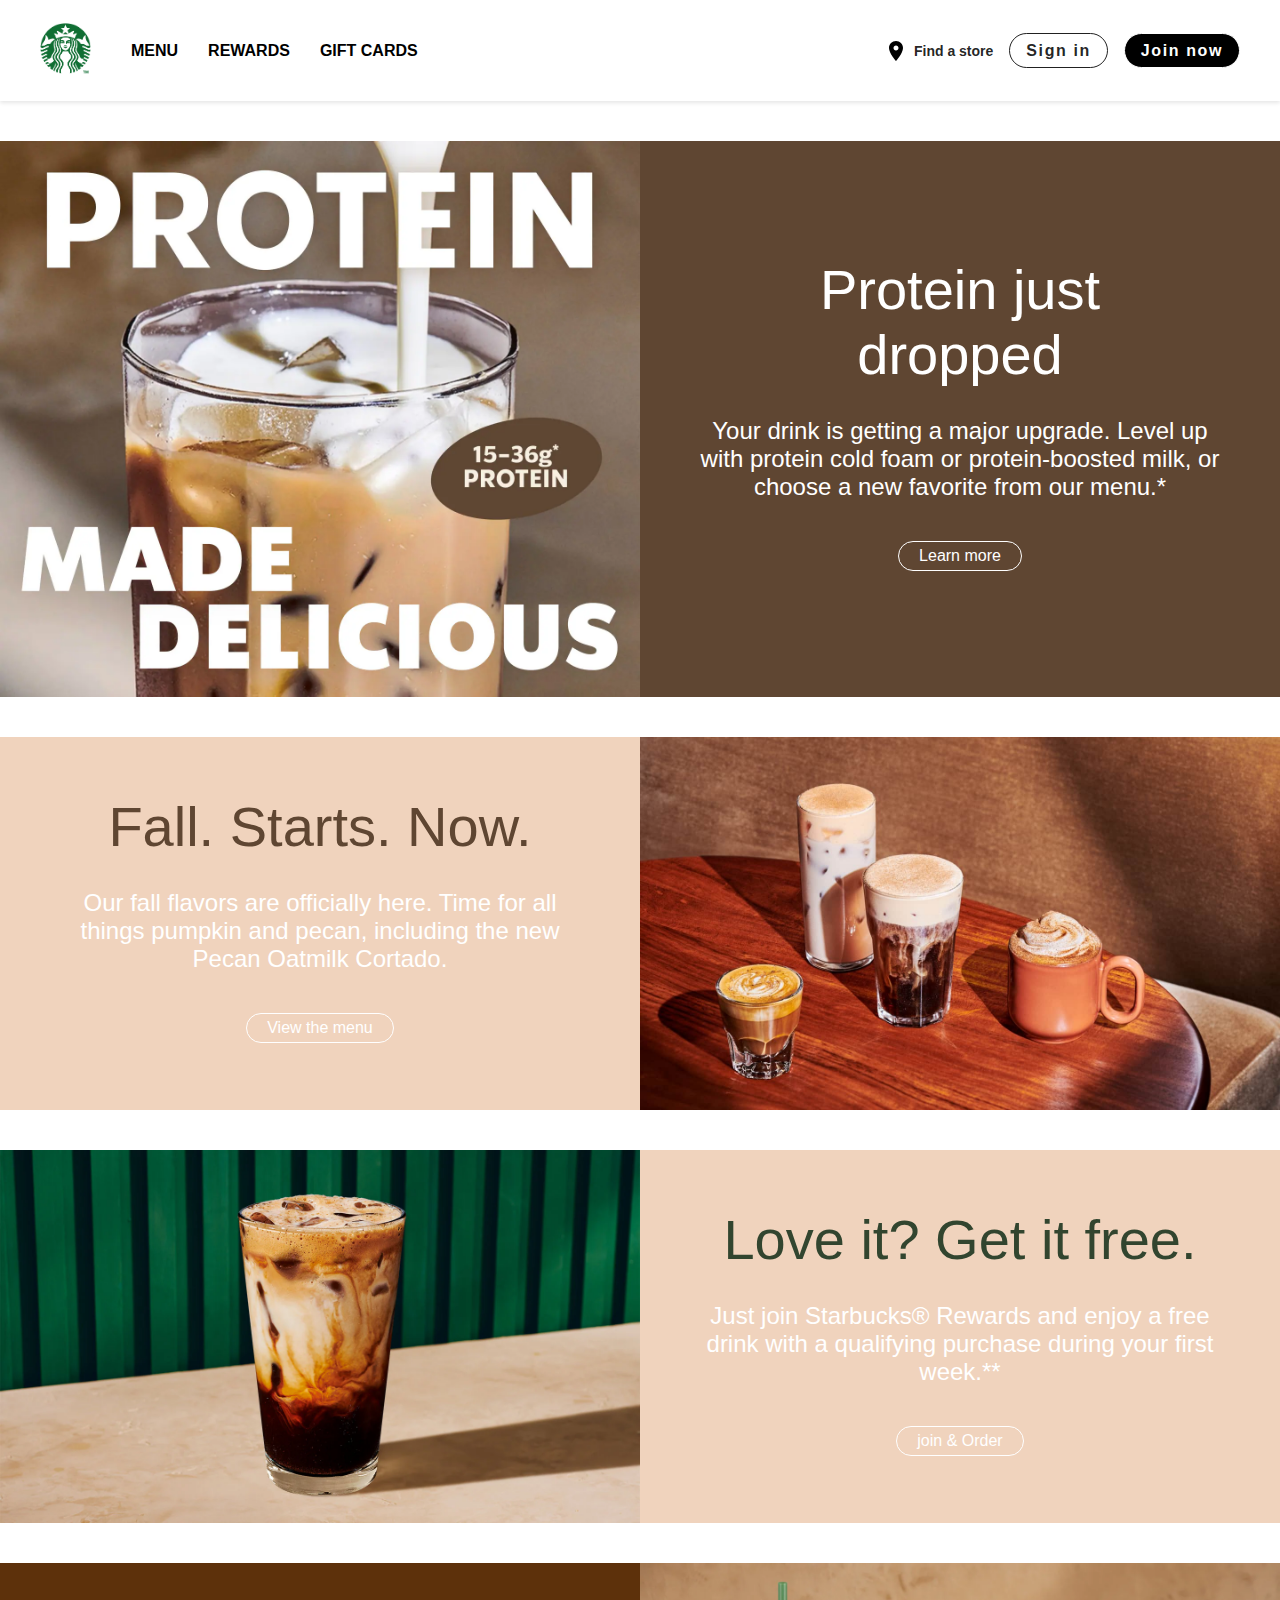
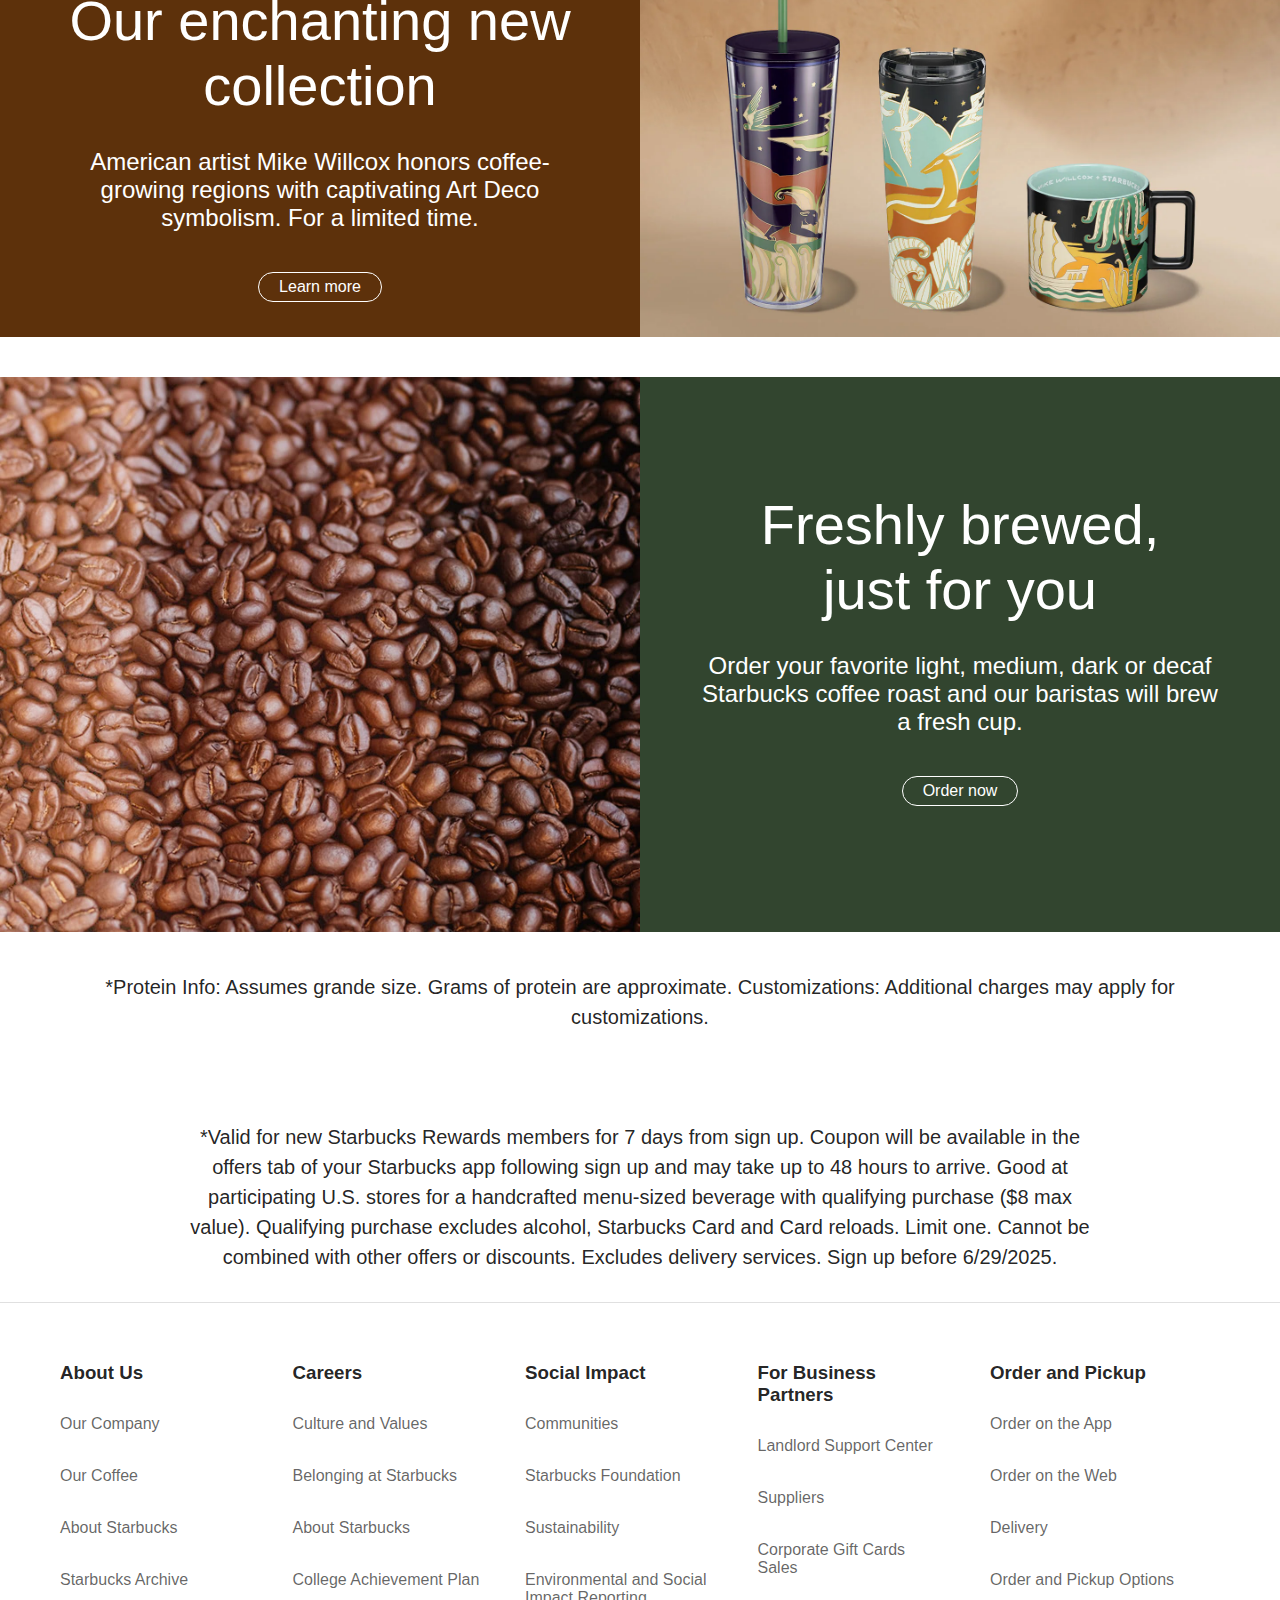
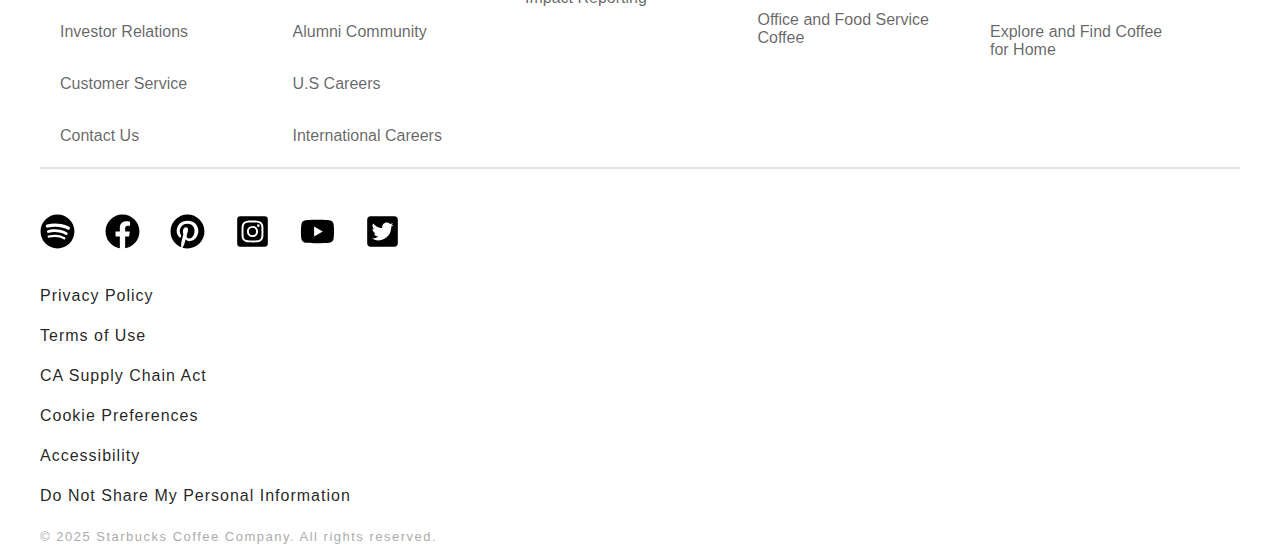
<file: index.html>
<!DOCTYPE html>
<html lang="en">
<head>
  <meta charset="UTF-8" />
  <meta name="viewport" content="width=device-width, initial-scale=1.0"/>
  <title>Starbucks Coffee Comapny</title>
  <link rel="stylesheet" href="style.css" />
</head>
<body>
  <header>
    <div class="navbar-container">
    
      <div class="leftnav">
        <div class="logo">
          <img src="starbucks-logo-png-1680.png" alt="Starbucks Logo" />
        </div>
        <nav>
          <ul>
            <li><a href="#">MENU</a></li>
            <li><a href="rewards.html">REWARDS</a></li>
            <li><a href="#">GIFT CARDS</a></li>
          </ul>
        </nav>
      </div>

   
      <div class="rightnav">
        <div class="findstore">
          <svg class="location-icon" width="24" height="24" viewBox="0 0 24 24" fill="black" xmlns="http://www.w3.org/2000/svg">
  <path d="M12 2C8.1 2 5 5.1 5 9c0 5.2 7 13 7 13s7-7.8 7-13c0-3.9-3.1-7-7-7zm0 9.5c-1.4 0-2.5-1.1-2.5-2.5S10.6 6.5 12 6.5s2.5 1.1 2.5 2.5S13.4 11.5 12 11.5z"/>
</svg>

          <span>Find a store</span>
        </div>
        <div class="sign-in">Sign in</div>
        <div class="join-now">Join now</div>
      </div>
    </div>
  </header>
  <div class="container">
    <div class="product-container">
        <div class="product" style="background-color:  #5f4632">
            <div class="product-left">
                <img src="starb2.webp" class="block" alt=""/>
            </div>
            <div class="product-right">
                <div class="product-title"
                style="font-size: 56px;
                margin-top: 20px;
                color:#ffff;"">
                Protein just <br> dropped
                </div>
                <div class="product-description">
                    Your drink is getting a major upgrade. Level up with protein cold foam or protein-boosted milk, or choose a new favorite from our menu.*
                </div>
                <div class="product-button product-button-white"
                   style="margin-top:10px">
                   Learn more
            </div>
        </div>
    </div>
  </div>
  <div class="product-container">
        <div class="product" style="background-color: #f0d3bd">
            <div class="product-left">
                <div class="product-title"
                style="font-size: 56px;
                margin-top: 20px;
                color:#5f4632;"">
                Fall. Starts. Now.
                </div>
                <div class="product-description">
                   Our fall flavors are officially here. Time for all things pumpkin and pecan, including the new Pecan Oatmilk Cortado.
                </div>
                <div class="product-button product-button-white"
                   style="margin-top:10px">
                   View the menu
            </div>
        </div>
            <div class="product-right">
                <img src="starb3.jpg" class="block" alt=""/>
            </div>
                
    </div>
  </div>
  <div class="product-container">
        <div class="product" style="background-color:#f0d3bd">
            <div class="product-left">
                <img src="starb4.jpg" class="block" alt=""/>
            </div>
            <div class="product-right">
                <div class="product-title"
                style="font-size: 56px;
                margin-top: 20px;
                color:#32452f"">
                Love it? Get it free.
                </div>
                <div class="product-description">
                    Just join Starbucks® Rewards and enjoy a free drink with a qualifying purchase during your first week.**
                </div>
                <div class="product-button product-button-white"
                   style="margin-top:10px">
                   join & Order
            </div>
        </div>
    </div>
  </div>
  <div class="product-container">
        <div class="product" style="background-color:#5d310b">
            <div class="product-left">
                <div class="product-title"
                style="font-size: 56px;
                margin-top: 20px;
                color:#ffff;"">
                Our enchanting new collection
                </div>
                <div class="product-description">
                   American artist Mike Willcox honors coffee-growing regions with captivating Art Deco symbolism. For a limited time.
                </div>
                <div class="product-button product-button-white"
                   style="margin-top:10px">
                   Learn more
            </div>
        </div>
            <div class="product-right">
                <img src="starb5.jpg" class="block" alt=""/>
            </div>
    </div>
  </div>
 <div class="product-container">
        <div class="product" style="background-color: #32452f">
            <div class="product-left">
                <img src="starb6.jpg" class="block" alt=""/>
            </div>
            <div class="product-right">
                <div class="product-title"
                style="font-size: 56px;
                margin-top: 20px;
                color:#ffff;"">
                Freshly brewed,<br> just for you
                </div>
                <div class="product-description">
                    Order your favorite light, medium, dark or decaf Starbucks coffee roast and our baristas will brew a fresh cup.
                </div>
                <div class="product-button product-button-white"
                   style="margin-top:10px">
                   Order now
            </div>
        </div>
    </div>
  </div>
  <p class="pp">*Protein Info: Assumes grande size. Grams of protein are approximate. Customizations: Additional charges may apply for customizations.
    <br><br><br><br>*Valid for new Starbucks Rewards members for 7 days from sign up. Coupon will be available in the<br> offers tab of your Starbucks app following sign up and may take up to 48 hours to arrive. Good at <br>participating U.S. stores for a handcrafted menu-sized beverage with qualifying purchase ($8 max<br> value). Qualifying purchase excludes alcohol, Starbucks Card and Card reloads. Limit one. Cannot be<br> combined with other offers or discounts. Excludes delivery services. Sign up before 6/29/2025.</p>
    
  
  <footer>
    <div class="footer-container">
        <div class="links-container">
            <h3>About Us</h3>
            <ul>
                <li><a href="#">Our Company</a></li>
                <li><a href="#">Our Coffee</a></li>
                <li><a href="#">About Starbucks</a></li>
                <li><a href="#">Starbucks Archive</a></li>
                <li><a href="#">Investor Relations</a></li>
                <li><a href="#">Customer Service</a></li>
                <li><a href="#">Contact Us</a></li>
            </ul>
        </div>
        <div class="links-container">
            <h3>Careers</h3>
            <ul>
                <li><a href="#">Culture and Values</a></li>
                <li><a href="#">Belonging at Starbucks</a></li>
                <li><a href="#">About Starbucks</a></li>
                <li><a href="#">College Achievement Plan</a></li>
                <li><a href="#">Alumni Community</a></li>
                <li><a href="#">U.S Careers</a></li>
                <li><a href="#">International Careers</a></li>
            </ul>
        </div>
        <div class="links-container">
            <h3>Social Impact</h3>
            <ul>
                <li><a href="#">Communities</a></li>
                <li><a href="#">Starbucks Foundation</a></li>
                <li><a href="#">Sustainability</a></li>
                <li><a href="#">Environmental and Social Impact Reporting</a></li>

            </ul>
            </div>
        <div class="links-container">
            <h3>For Business Partners</h3>  
            <ul>
                <li><a href="#">Landlord Support Center</a></li>
                <li><a href="#">Suppliers</a></li>
                <li><a href="#">Corporate Gift Cards Sales</a></li>
                <li><a href="#">Office and Food Service Coffee</a></li>
                </ul>
                </div>
        <div class="links-container">
            <h3>Order and Pickup</h3>  
            <ul>
                <li><a href="#">Order on the App</a></li>
                <li><a href="#">Order on the Web</a></li>
                <li><a href="#">Delivery</a></li>
                <li><a href="#">Order and Pickup Options</a></li>
                <li><a href="#">Explore and Find Coffee for Home</a></li>
                </ul>
                </div>
            </div>
            <div class="footer-below">
                <div class="social">
                     <a href="#"><img src="spotify (1).svg" alt="Spotify Icon" /></a>
                    <a href="#"><img src="facebook (1).svg" alt="Facebook Icon" /></a>
                    <a href="#"><img src="pinterest.svg" alt="Pinterest Icon" /></a>
                     <a href="#"><img src="square-instagram (1).svg" alt="Instagram Icon" /></a>
                      <a href="#"><img src="youtube.svg" alt="YouTube Icon" /></a>
                    <a href="#"><img src="square-twitter.svg" alt="Twitter Icon" /></a>
                </div>
                <div class="policy">
                    <a class="po" href="#">Privacy Policy</a> <br>
                    <a class="po" href="#">Terms of Use</a> <br>
                    <a class="po" href="#">CA Supply Chain Act</a> <br>
                    <a class="po" href="#">Cookie Preferences</a> <br>
                    <a class="po" href="#">Accessibility</a> <br>
                    <a class="po" href="#">Do Not Share My Personal Information</a> <br>
                </div>
                <div class="final">
                    <p>© 2025 Starbucks Coffee Company. All rights reserved.</p>
                    </div>
                </div>
            </div>
    </footer>
</body>
</html>
</file>
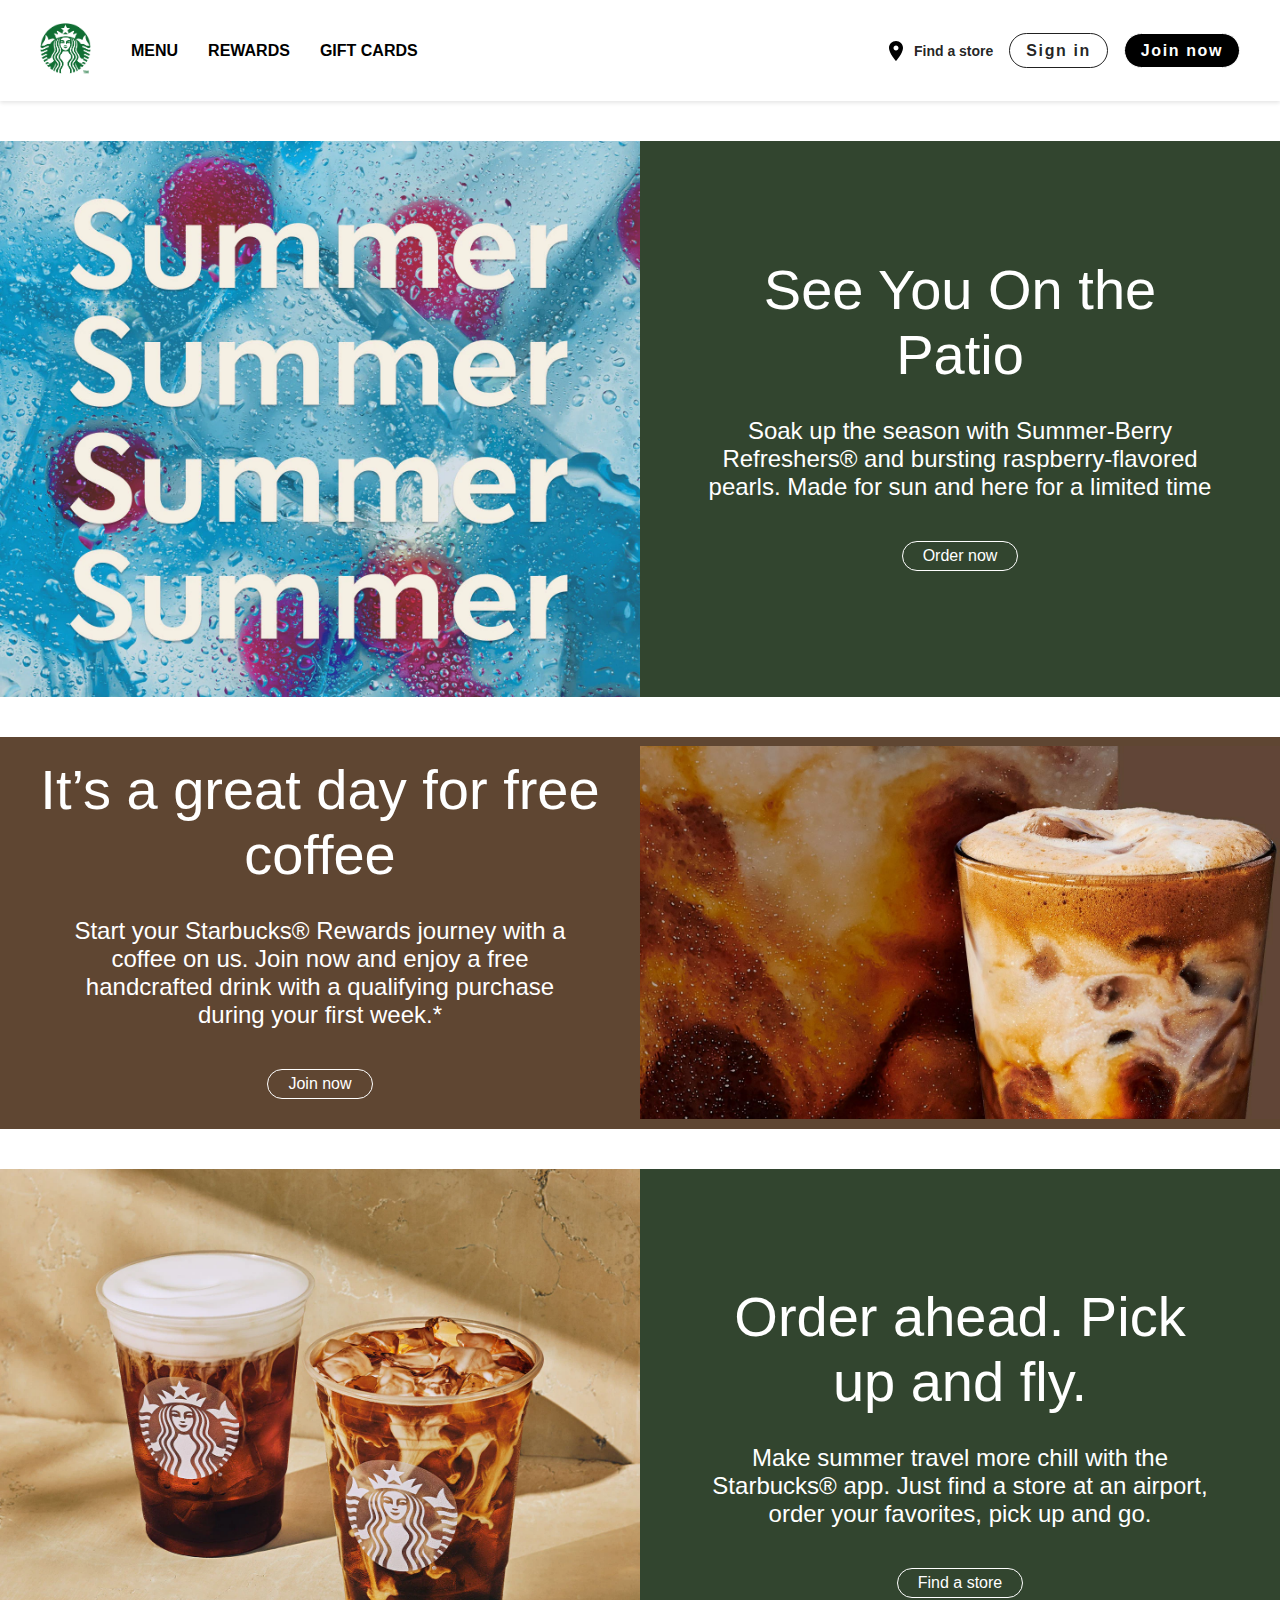
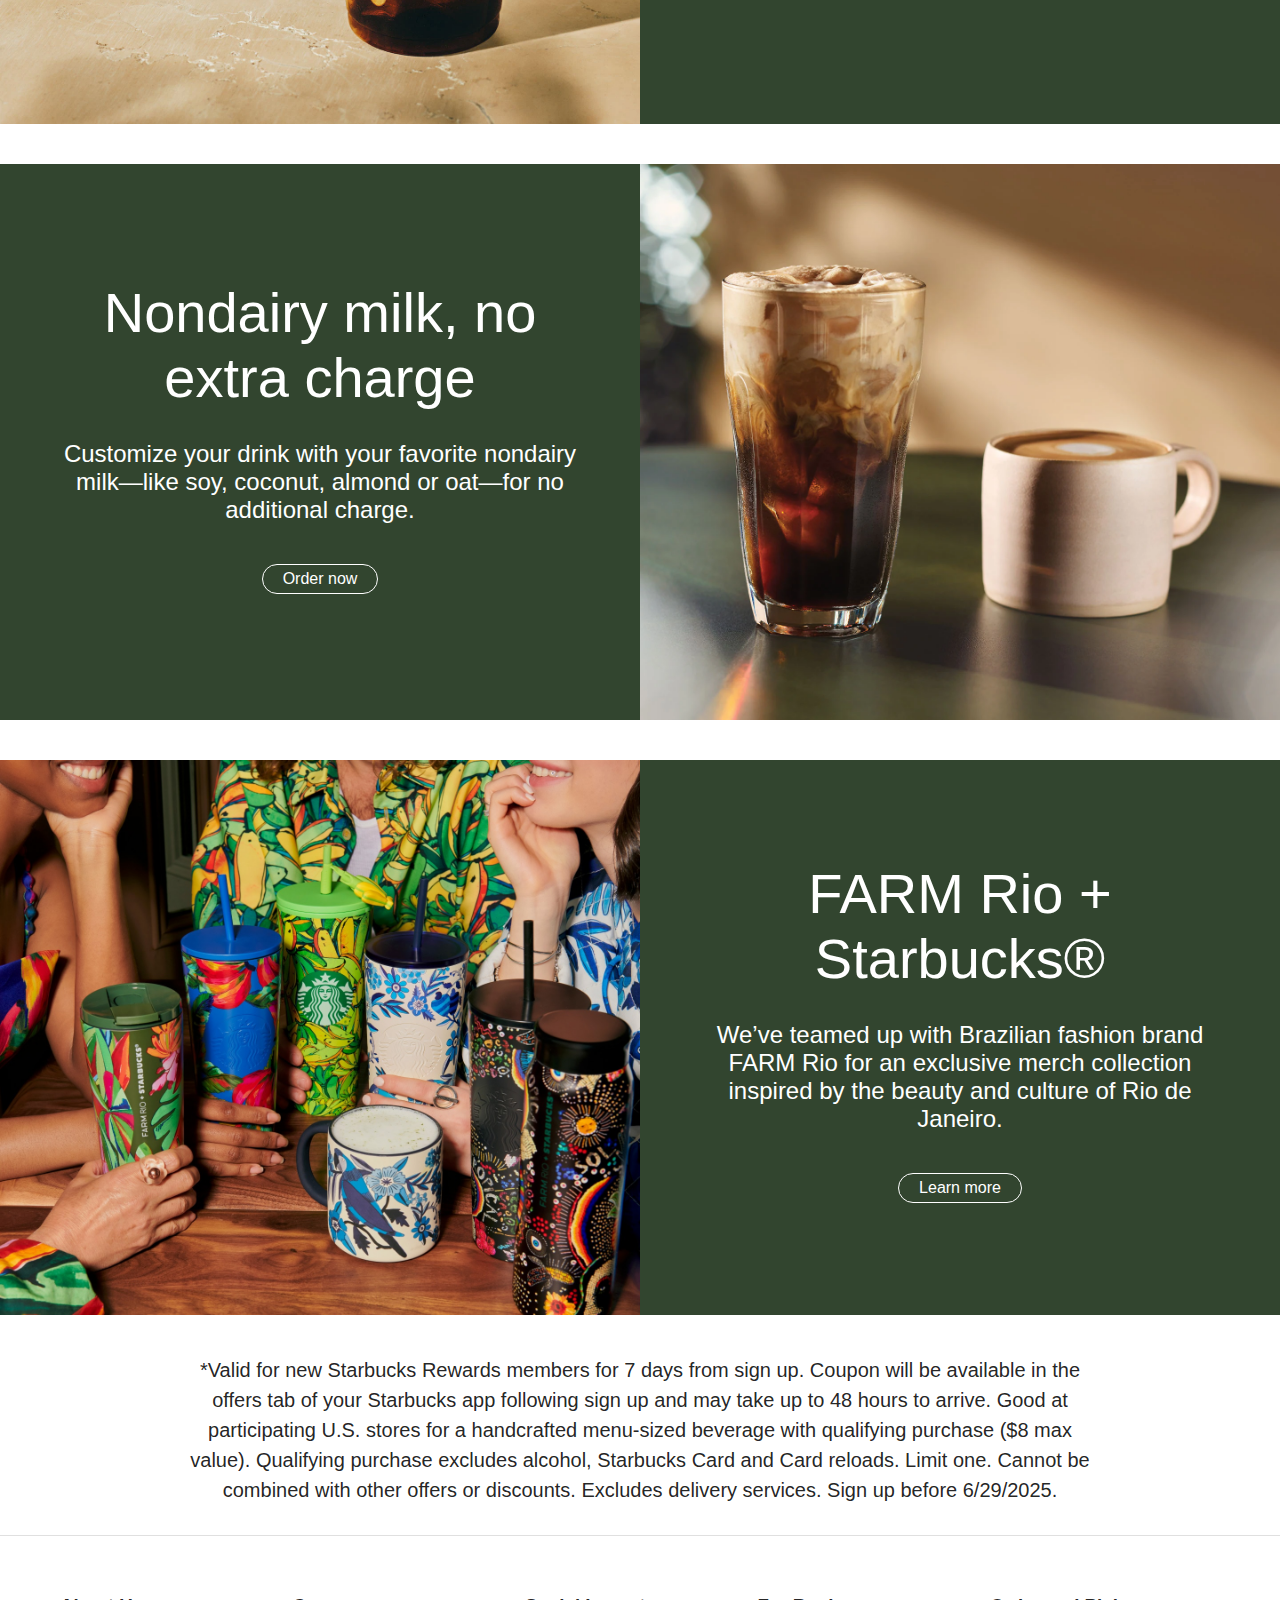
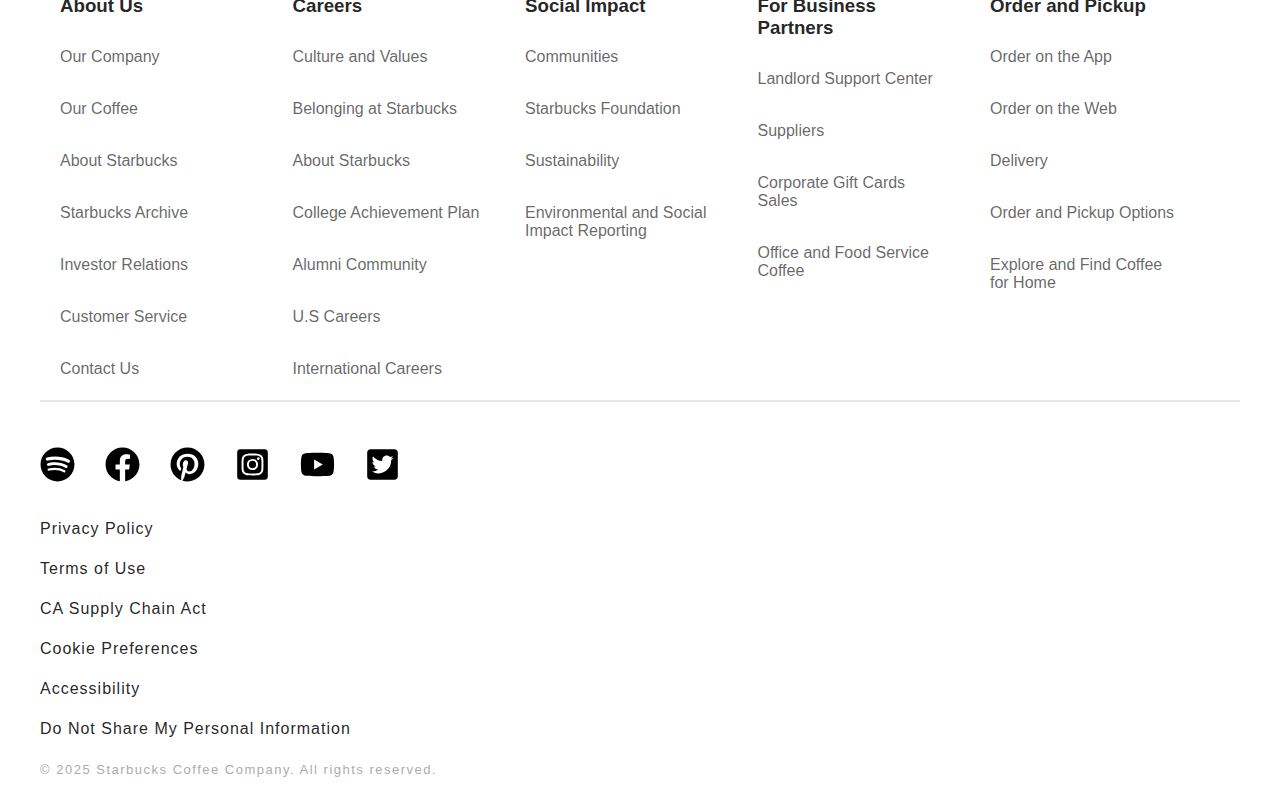
<file: strbcks.html>
<!DOCTYPE html>
<html lang="en">
<head>
  <meta charset="UTF-8" />
  <meta name="viewport" content="width=device-width, initial-scale=1.0"/>
  <title>Starbucks Coffee Comapny</title>
  <link rel="stylesheet" href="style.css" />
</head>
<body>
  <header>
    <div class="navbar-container">
    
      <div class="leftnav">
        <div class="logo">
          <img src="starbucks-logo-png-1680.png" alt="Starbucks Logo" />
        </div>
        <nav>
          <ul>
            <li><a href="#">MENU</a></li>
            <li><a href="#">REWARDS</a></li>
            <li><a href="#">GIFT CARDS</a></li>
          </ul>
        </nav>
      </div>

   
      <div class="rightnav">
        <div class="findstore">
          <svg class="location-icon" width="24" height="24" viewBox="0 0 24 24" fill="black" xmlns="http://www.w3.org/2000/svg">
  <path d="M12 2C8.1 2 5 5.1 5 9c0 5.2 7 13 7 13s7-7.8 7-13c0-3.9-3.1-7-7-7zm0 9.5c-1.4 0-2.5-1.1-2.5-2.5S10.6 6.5 12 6.5s2.5 1.1 2.5 2.5S13.4 11.5 12 11.5z"/>
</svg>

          <span>Find a store</span>
        </div>
        <div class="sign-in">Sign in</div>
        <div class="join-now">Join now</div>
      </div>
    </div>
  </header>
  <div class="container">
    <div class="product-container">
        <div class="product" style="background-color: #32452f">
            <div class="product-left">
                <img src="137-98091.jpg1" class="block" alt=""/>
            </div>
            <div class="product-right">
                <div class="product-title"
                style="font-size: 56px;
                margin-top: 20px;
                color:#ffff;"">
                See You On the <br> Patio
                </div>
                <div class="product-description">
                    Soak up the season with Summer-Berry Refreshers® and bursting raspberry-flavored pearls. Made for sun and here for a limited time
                </div>
                <div class="product-button product-button-white"
                   style="margin-top:10px">
                   Order now
            </div>
        </div>
    </div>
  </div>
  <div class="product-container">
        <div class="product" style="background-color: #5f4632">
            <div class="product-left">
                <div class="product-title"
                style="font-size: 56px;
                margin-top: 20px;
                color:#ffff;"">
                It’s a great day for free coffee
                </div>
                <div class="product-description">
                   Start your Starbucks® Rewards journey with a coffee on us. Join now and enjoy a free handcrafted drink with a qualifying purchase during your first week.*
                </div>
                <div class="product-button product-button-white"
                   style="margin-top:10px">
                   Join now
            </div>
        </div>
            <div class="product-right">
                <img src="137-98249.jpg2" class="block" alt=""/>
            </div>
                
    </div>
  </div>
  <div class="product-container">
        <div class="product" style="background-color:#32452f">
            <div class="product-left">
                <img src="137-98053.jpg3" class="block" alt=""/>
            </div>
            <div class="product-right">
                <div class="product-title"
                style="font-size: 56px;
                margin-top: 20px;
                color:#ffff;"">
                Order ahead. Pick <br>up and fly.
                </div>
                <div class="product-description">
                    Make summer travel more chill with the Starbucks® app. Just find a store at an airport, order your favorites, pick up and go.
                </div>
                <div class="product-button product-button-white"
                   style="margin-top:10px">
                   Find a store
            </div>
        </div>
    </div>
  </div>
  <div class="product-container">
        <div class="product" style="background-color:#32452f">
            <div class="product-left">
                <div class="product-title"
                style="font-size: 56px;
                margin-top: 20px;
                color:#ffff;"">
                Nondairy milk, no <br>extra charge
                </div>
                <div class="product-description">
                   Customize your drink with your favorite nondairy milk—like soy, coconut, almond or oat—for no additional charge.
                </div>
                <div class="product-button product-button-white"
                   style="margin-top:10px">
                   Order now
            </div>
        </div>
            <div class="product-right">
                <img src="137-98122.jpg4" class="block" alt=""/>
            </div>
    </div>
  </div>
 <div class="product-container">
        <div class="product" style="background-color: #32452f">
            <div class="product-left">
                <img src="137-98046.jpg5" class="block" alt=""/>
            </div>
            <div class="product-right">
                <div class="product-title"
                style="font-size: 56px;
                margin-top: 20px;
                color:#ffff;"">
                FARM Rio + <br>Starbucks®
                </div>
                <div class="product-description">
                    We’ve teamed up with Brazilian fashion brand FARM Rio for an exclusive merch collection inspired by the beauty and culture of Rio de Janeiro.
                </div>
                <div class="product-button product-button-white"
                   style="margin-top:10px">
                   Learn more
            </div>
        </div>
    </div>
  </div>
  <p class="pp">*Valid for new Starbucks Rewards members for 7 days from sign up. Coupon will be available in the<br> offers tab of your Starbucks app following sign up and may take up to 48 hours to arrive. Good at <br>participating U.S. stores for a handcrafted menu-sized beverage with qualifying purchase ($8 max<br> value). Qualifying purchase excludes alcohol, Starbucks Card and Card reloads. Limit one. Cannot be<br> combined with other offers or discounts. Excludes delivery services. Sign up before 6/29/2025.</p>
    
  
  <footer>
    <div class="footer-container">
        <div class="links-container">
            <h3>About Us</h3>
            <ul>
                <li><a href="#">Our Company</a></li>
                <li><a href="#">Our Coffee</a></li>
                <li><a href="#">About Starbucks</a></li>
                <li><a href="#">Starbucks Archive</a></li>
                <li><a href="#">Investor Relations</a></li>
                <li><a href="#">Customer Service</a></li>
                <li><a href="#">Contact Us</a></li>
            </ul>
        </div>
        <div class="links-container">
            <h3>Careers</h3>
            <ul>
                <li><a href="#">Culture and Values</a></li>
                <li><a href="#">Belonging at Starbucks</a></li>
                <li><a href="#">About Starbucks</a></li>
                <li><a href="#">College Achievement Plan</a></li>
                <li><a href="#">Alumni Community</a></li>
                <li><a href="#">U.S Careers</a></li>
                <li><a href="#">International Careers</a></li>
            </ul>
        </div>
        <div class="links-container">
            <h3>Social Impact</h3>
            <ul>
                <li><a href="#">Communities</a></li>
                <li><a href="#">Starbucks Foundation</a></li>
                <li><a href="#">Sustainability</a></li>
                <li><a href="#">Environmental and Social Impact Reporting</a></li>

            </ul>
            </div>
        <div class="links-container">
            <h3>For Business Partners</h3>  
            <ul>
                <li><a href="#">Landlord Support Center</a></li>
                <li><a href="#">Suppliers</a></li>
                <li><a href="#">Corporate Gift Cards Sales</a></li>
                <li><a href="#">Office and Food Service Coffee</a></li>
                </ul>
                </div>
        <div class="links-container">
            <h3>Order and Pickup</h3>  
            <ul>
                <li><a href="#">Order on the App</a></li>
                <li><a href="#">Order on the Web</a></li>
                <li><a href="#">Delivery</a></li>
                <li><a href="#">Order and Pickup Options</a></li>
                <li><a href="#">Explore and Find Coffee for Home</a></li>
                </ul>
                </div>
            </div>
            <div class="footer-below">
                <div class="social">
                     <a href="#"><img src="spotify (1).svg" alt="Spotify Icon" /></a>
                    <a href="#"><img src="facebook (1).svg" alt="Facebook Icon" /></a>
                    <a href="#"><img src="pinterest.svg" alt="Pinterest Icon" /></a>
                     <a href="#"><img src="square-instagram (1).svg" alt="Instagram Icon" /></a>
                      <a href="#"><img src="youtube.svg" alt="YouTube Icon" /></a>
                    <a href="#"><img src="square-twitter.svg" alt="Twitter Icon" /></a>
                </div>
                <div class="policy">
                    <a class="po" href="#">Privacy Policy</a> <br>
                    <a class="po" href="#">Terms of Use</a> <br>
                    <a class="po" href="#">CA Supply Chain Act</a> <br>
                    <a class="po" href="#">Cookie Preferences</a> <br>
                    <a class="po" href="#">Accessibility</a> <br>
                    <a class="po" href="#">Do Not Share My Personal Information</a> <br>
                </div>
                <div class="final">
                    <p>© 2025 Starbucks Coffee Company. All rights reserved.</p>
                    </div>
                </div>
            </div>
    </footer>
</body>
</html>
</file>
<file: style.css>
body {
  margin: 0px;
  font-family: "SoDo Sans-SemiBold", Helvetica Neue, Helvetica, sans-serif;
  font-weight: 500;
  color: rgba(0, 0, 0, 0.87);
}


header {
  height: 101px;
  z-index: 10;
  position: relative;
  background-color: white;
  box-shadow: 0 2px 4px rgba(0, 0, 0, 0.1);
}

.navbar-container {
  max-width: 1440px;
  display: flex;
  justify-content: space-between;
  align-items: center;
  height: 100%;
  margin: 0 auto;
  padding: 0 40px;
}


.leftnav {
  display: flex;
  align-items: center;
  gap: 40px;
}

.logo img {
  height: 51px;
  width: auto;
  cursor: pointer;
}

.leftnav nav ul {
  margin: 0px;
  padding: 0px;
  list-style-type: none;
  display: flex;
  gap: 30px;
}

.leftnav nav ul li {
  font-size: 16px;
  font-weight: 700;
  cursor: pointer;
}

.leftnav nav ul li a {
  text-decoration: none;
  color: black;
}

.leftnav nav ul li a:hover {
  color: #008048;
}


.rightnav {
  display: flex;
  align-items: center;
  gap: 16px;
}

.findstore {
  display: flex;
  align-items: center;
  gap: 6px;
  cursor: pointer;
}

.findstore img {
  width: 20px;
  height: 20px;
}

.findstore span {
  font-size: 14px;
  font-weight: bold;
}
.findstore:hover{
    color: #008048;
}

.findstore:hover .location-icon {
  fill: #008048;
}
.sign-in, .join-now {
  padding: 7px 16px;
  border: 1px solid;
  border-radius: 50px;
  line-height: 1.2;
  font-weight: 600;
  letter-spacing: 0.1em;
  cursor: pointer;
  transition: all 0.2s ease;
}

.sign-in {
  background-color: transparent;
}

.sign-in:hover, .join-now:hover {
  background-color: rgba(0, 0, 0, 0.06);
}

.join-now {
  background-color: #000;
  color: white;
}

.join-now:hover {
  background-color: rgba(0, 0, 0, 0.7);
  border-color: rgba(0, 0, 0, 0.7);
}
.container{
    max-width: 1440px;
    margin: auto;
}
.product img{
    max-width:100%;
    height:100%;
    object-fit: contain;
}
.product{
    display:flex;
}
.product-left,.product-right{
    max-width:50%;
    display:flex;
    width:50%;
    align-items: center;
    justify-content: center;
    height:100%;
    align-self: stretch;
    flex-direction:column; 
}
.product-title{
    width:100%;
    text-align: center;
    color:white;
}
.product-container{
    margin:40px 0px 40px 0px;
    display: flex;
}
.product-button{
    border:1px solid white;
    padding:5px 20px 5px 20px;
    max-width:max-content;
    border-radius:40px;
    text-align: center;
    margin:auto;
    margin-bottom:30px;
    cursor:pointer;
}
.product-button-white{
    color:white;
}
.product-description{
    color:white;
    text-align:center;
    margin:30px 60px 30px 60px;
    font-size:24px;
}
.pp{
    text-align: center;
    margin:30px 60px 30px 60px;
    font-size:20px;
    line-height: 1.5;
    font-family: Verdana, Geneva, Tahoma, sans-serif;
    font-weight:500;
}
footer {
    padding: 40px 0 0 0;
    background-color: #ffffff;
    border-top: 1px solid #e0e0e0; 
}

    

.footer-container{
    display:flex;
    justify-content: space-between;
    padding: 0 60px;
    width:100%;
    flex-wrap: wrap;
    text-decoration: none;
    box-sizing: border-box;
    
}
.footer-container ul{
    list-style-type:none;
    padding:0;
    margin:0;
}
.footer-container ul li{
   
     color: black;
     padding-top:12px;
     padding-bottom:12px;
     margin-bottom:10px;
     cursor:pointer;
}
.footer-container a{
    color:rgba(0, 0, 0, 0.612);
    text-decoration:none;

}
.footer-container ul li a:hover{
    color:rgba(0, 0, 0, 0.87);
}
.links-container{
    width:190px;
    margin-right:40px;
}
.footer h3{
    margin-bottom:20px;
    font-size:15px;
    font-family: 'Segoe UI', Tahoma, Geneva, Verdana, sans-serif;
}

.footer-below{
    margin-left:40px;
    margin-right:40px;
     border-top: 2px solid rgba(0, 0, 0, 0.1);

}
.social{
    display:flex;
    align-items:center;
}
.social img{
    height:35px;
    width:35px;
    margin: 5px 10px 10px 0px;
    
}
.social img:hover{
    background-color: #00000071;
    box-shadow: 0 8px 12px rgba(0, 0, 0, 0.2);
    transform: scale(1.2) rotate(360deg);
}
.social a{
    text-decoration:none;
    margin-right: 20px;
    font-size:30px;
    margin-top:40px;
}
.policy{
    margin-top:10px;
}
.po{
    margin-right:20px;
    text-decoration:none;
    color:rgba(0, 0, 0, 0.87);
    line-height: 2.5;
    font-family: 'Segoe UI', Tahoma, Geneva, Verdana, sans-serif;
    letter-spacing: 1px;
}
.policy a:hover{
    text-decoration: underline;
}
.final{
    font-size: small;
    color: #acacac;
    font-family: 'Segoe UI', Tahoma, Geneva, Verdana, sans-serif;
    letter-spacing: 1.5px;
}
</file>
